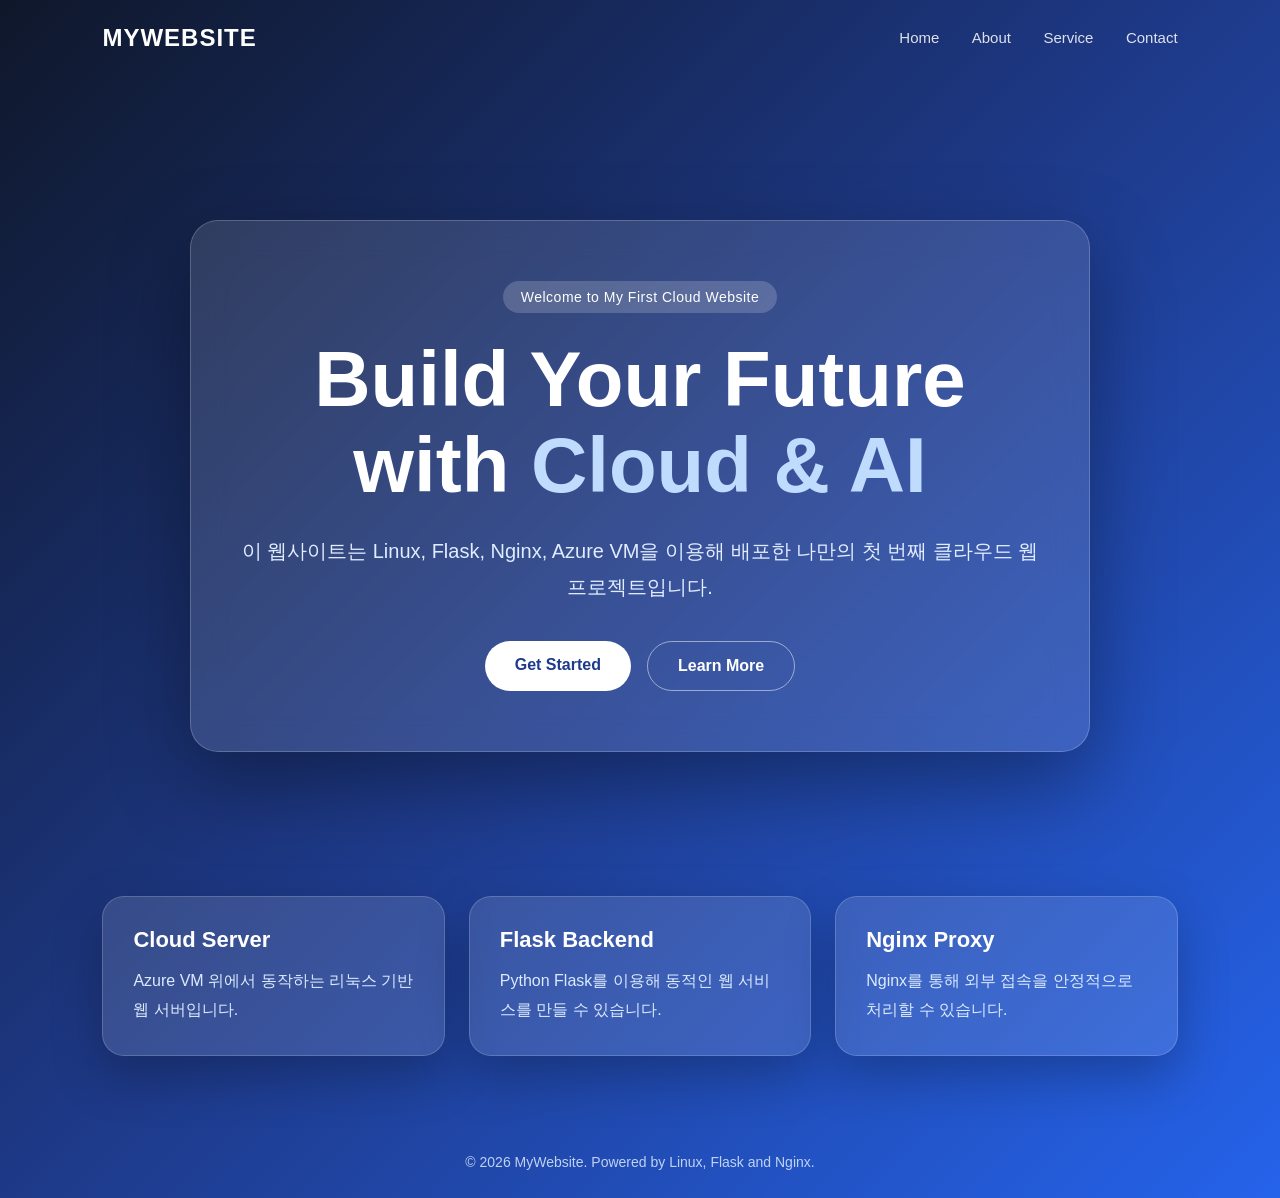
<file: index.html>
<!DOCTYPE html>
<html lang="ko">
<head>
  <meta charset="UTF-8" />
  <meta name="viewport" content="width=device-width, initial-scale=1.0" />
  <title>Welcome to My Website</title>

  <style>
    * {
      margin: 0;
      padding: 0;
      box-sizing: border-box;
    }

    body {
      font-family: "Segoe UI", "Noto Sans KR", sans-serif;
      background: linear-gradient(135deg, #0f172a, #1e3a8a, #2563eb);
      color: white;
      min-height: 100vh;
      overflow-x: hidden;
    }

    header {
      width: 100%;
      padding: 24px 8%;
      display: flex;
      justify-content: space-between;
      align-items: center;
    }

    .logo {
      font-size: 24px;
      font-weight: 800;
      letter-spacing: 1px;
    }

    nav a {
      color: white;
      text-decoration: none;
      margin-left: 28px;
      font-size: 15px;
      opacity: 0.85;
    }

    nav a:hover {
      opacity: 1;
    }

    .hero {
      min-height: calc(100vh - 80px);
      display: flex;
      align-items: center;
      justify-content: center;
      padding: 40px 8%;
      text-align: center;
    }

    .hero-box {
      max-width: 900px;
      padding: 60px 40px;
      border-radius: 28px;
      background: rgba(255, 255, 255, 0.12);
      backdrop-filter: blur(18px);
      box-shadow: 0 30px 80px rgba(0, 0, 0, 0.35);
      border: 1px solid rgba(255, 255, 255, 0.2);
      animation: fadeUp 1s ease-out;
    }

    .badge {
      display: inline-block;
      padding: 8px 18px;
      margin-bottom: 24px;
      border-radius: 999px;
      background: rgba(255, 255, 255, 0.18);
      font-size: 14px;
      letter-spacing: 0.5px;
    }

    h1 {
      font-size: clamp(42px, 7vw, 78px);
      line-height: 1.1;
      margin-bottom: 24px;
      font-weight: 900;
    }

    .highlight {
      color: #bfdbfe;
    }

    p {
      font-size: 20px;
      line-height: 1.8;
      color: #e0ecff;
      margin-bottom: 36px;
    }

    .buttons {
      display: flex;
      justify-content: center;
      gap: 16px;
      flex-wrap: wrap;
    }

    .btn {
      display: inline-block;
      padding: 15px 30px;
      border-radius: 999px;
      text-decoration: none;
      font-weight: 700;
      transition: 0.3s;
    }

    .btn-primary {
      background: white;
      color: #1e3a8a;
    }

    .btn-primary:hover {
      transform: translateY(-4px);
      box-shadow: 0 14px 30px rgba(255, 255, 255, 0.3);
    }

    .btn-secondary {
      border: 1px solid rgba(255, 255, 255, 0.5);
      color: white;
    }

    .btn-secondary:hover {
      background: rgba(255, 255, 255, 0.16);
      transform: translateY(-4px);
    }

    .cards {
      display: grid;
      grid-template-columns: repeat(3, 1fr);
      gap: 24px;
      padding: 0 8% 70px;
    }

    .card {
      padding: 30px;
      border-radius: 22px;
      background: rgba(255, 255, 255, 0.12);
      border: 1px solid rgba(255, 255, 255, 0.18);
      box-shadow: 0 20px 50px rgba(0, 0, 0, 0.25);
    }

    .card h3 {
      font-size: 22px;
      margin-bottom: 14px;
    }

    .card p {
      font-size: 16px;
      margin-bottom: 0;
      color: #dbeafe;
    }

    footer {
      text-align: center;
      padding: 28px;
      color: #dbeafe;
      font-size: 14px;
      opacity: 0.85;
    }

    @keyframes fadeUp {
      from {
        opacity: 0;
        transform: translateY(35px);
      }
      to {
        opacity: 1;
        transform: translateY(0);
      }
    }

    @media (max-width: 768px) {
      header {
        flex-direction: column;
        gap: 16px;
      }

      nav a {
        margin: 0 10px;
      }

      .hero-box {
        padding: 44px 24px;
      }

      .cards {
        grid-template-columns: 1fr;
      }

      p {
        font-size: 17px;
      }
    }
  </style>
</head>

<body>
  <header>
    <div class="logo">MYWEBSITE</div>
    <nav>
      <a href="#">Home</a>
      <a href="#">About</a>
      <a href="#">Service</a>
      <a href="#">Contact</a>
    </nav>
  </header>

  <section class="hero">
    <div class="hero-box">
      <div class="badge">Welcome to My First Cloud Website</div>
      <h1>
        Build Your Future<br />
        with <span class="highlight">Cloud & AI</span>
      </h1>
      <p>
        이 웹사이트는 Linux, Flask, Nginx, Azure VM을 이용해 배포한
        나만의 첫 번째 클라우드 웹 프로젝트입니다.
      </p>

      <div class="buttons">
        <a href="#" class="btn btn-primary">Get Started</a>
        <a href="#" class="btn btn-secondary">Learn More</a>
      </div>
    </div>
  </section>

  <section class="cards">
    <div class="card">
      <h3>Cloud Server</h3>
      <p>Azure VM 위에서 동작하는 리눅스 기반 웹 서버입니다.</p>
    </div>

    <div class="card">
      <h3>Flask Backend</h3>
      <p>Python Flask를 이용해 동적인 웹 서비스를 만들 수 있습니다.</p>
    </div>

    <div class="card">
      <h3>Nginx Proxy</h3>
      <p>Nginx를 통해 외부 접속을 안정적으로 처리할 수 있습니다.</p>
    </div>
  </section>

  <footer>
    © 2026 MyWebsite. Powered by Linux, Flask and Nginx.
  </footer>
</body>
</html>
</file>
